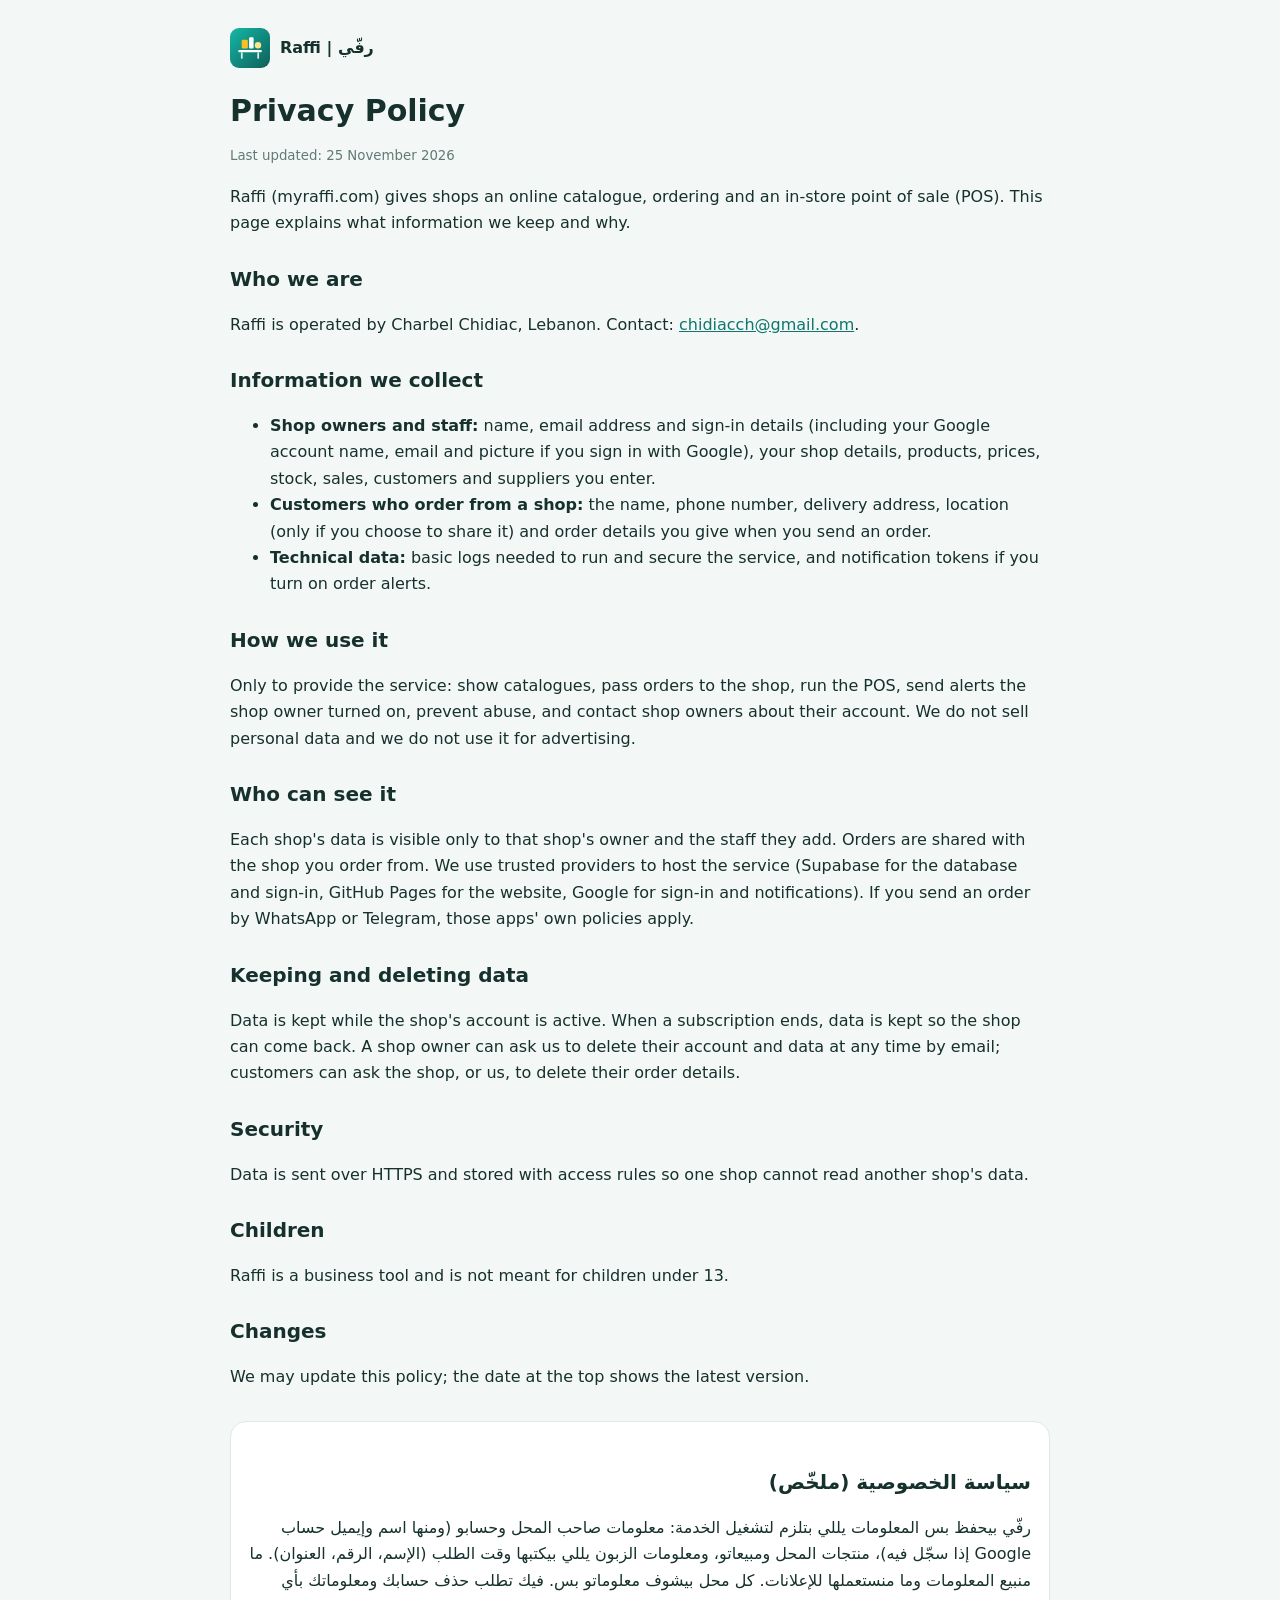
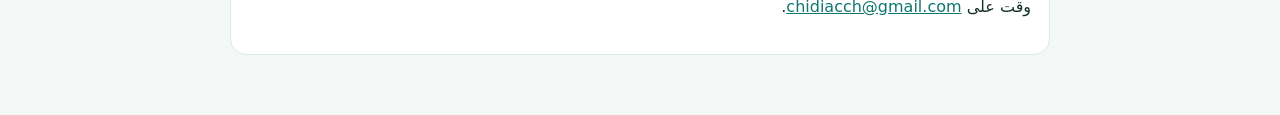
<file: privacy.html>
<!doctype html><html lang="en"><head><meta charset="utf-8"><meta name="viewport" content="width=device-width,initial-scale=1"><title>Privacy Policy — Raffi</title><link rel="icon" href="raffi-mark.svg" type="image/svg+xml"><style>body{margin:0;font-family:system-ui,-apple-system,'Segoe UI',Tahoma,Arial,sans-serif;color:#16302c;background:#f3f8f7;line-height:1.65}main{max-width:820px;margin:auto;padding:28px 18px 60px}header{display:flex;align-items:center;gap:10px;margin-bottom:18px}header img{width:40px}h1{font-size:30px;margin:0 0 6px}h2{font-size:20px;margin:26px 0 6px}.ar{direction:rtl;text-align:right;background:#fff;border:1px solid #dde9e6;border-radius:16px;padding:18px;margin-top:30px}small{color:#627a76}a{color:#0f766e}</style></head><body><main><header><img src="raffi-mark.svg" alt=""><b><a href="./welcome.html" style="text-decoration:none;color:inherit">Raffi | رفّي</a></b></header><h1>Privacy Policy</h1><small>Last updated: 25 November 2026</small>
<p>Raffi (myraffi.com) gives shops an online catalogue, ordering and an in-store point of sale (POS). This page explains what information we keep and why.</p>
<h2>Who we are</h2><p>Raffi is operated by Charbel Chidiac, Lebanon. Contact: <a href="mailto:chidiacch@gmail.com">chidiacch@gmail.com</a>.</p>
<h2>Information we collect</h2><ul>
<li><b>Shop owners and staff:</b> name, email address and sign-in details (including your Google account name, email and picture if you sign in with Google), your shop details, products, prices, stock, sales, customers and suppliers you enter.</li>
<li><b>Customers who order from a shop:</b> the name, phone number, delivery address, location (only if you choose to share it) and order details you give when you send an order.</li>
<li><b>Technical data:</b> basic logs needed to run and secure the service, and notification tokens if you turn on order alerts.</li></ul>
<h2>How we use it</h2><p>Only to provide the service: show catalogues, pass orders to the shop, run the POS, send alerts the shop owner turned on, prevent abuse, and contact shop owners about their account. We do not sell personal data and we do not use it for advertising.</p>
<h2>Who can see it</h2><p>Each shop's data is visible only to that shop's owner and the staff they add. Orders are shared with the shop you order from. We use trusted providers to host the service (Supabase for the database and sign-in, GitHub Pages for the website, Google for sign-in and notifications). If you send an order by WhatsApp or Telegram, those apps' own policies apply.</p>
<h2>Keeping and deleting data</h2><p>Data is kept while the shop's account is active. When a subscription ends, data is kept so the shop can come back. A shop owner can ask us to delete their account and data at any time by email; customers can ask the shop, or us, to delete their order details.</p>
<h2>Security</h2><p>Data is sent over HTTPS and stored with access rules so one shop cannot read another shop's data.</p>
<h2>Children</h2><p>Raffi is a business tool and is not meant for children under 13.</p>
<h2>Changes</h2><p>We may update this policy; the date at the top shows the latest version.</p>
<div class="ar"><h2>سياسة الخصوصية (ملخّص)</h2><p>رفّي بيحفظ بس المعلومات يللي بتلزم لتشغيل الخدمة: معلومات صاحب المحل وحسابو (ومنها اسم وإيميل حساب Google إذا سجّل فيه)، منتجات المحل ومبيعاتو، ومعلومات الزبون يللي بيكتبها وقت الطلب (الإسم، الرقم، العنوان). ما منبيع المعلومات وما منستعملها للإعلانات. كل محل بيشوف معلوماتو بس. فيك تطلب حذف حسابك ومعلوماتك بأي وقت على <a href="mailto:chidiacch@gmail.com">chidiacch@gmail.com</a>.</p></div>
</main></body></html>
</file>
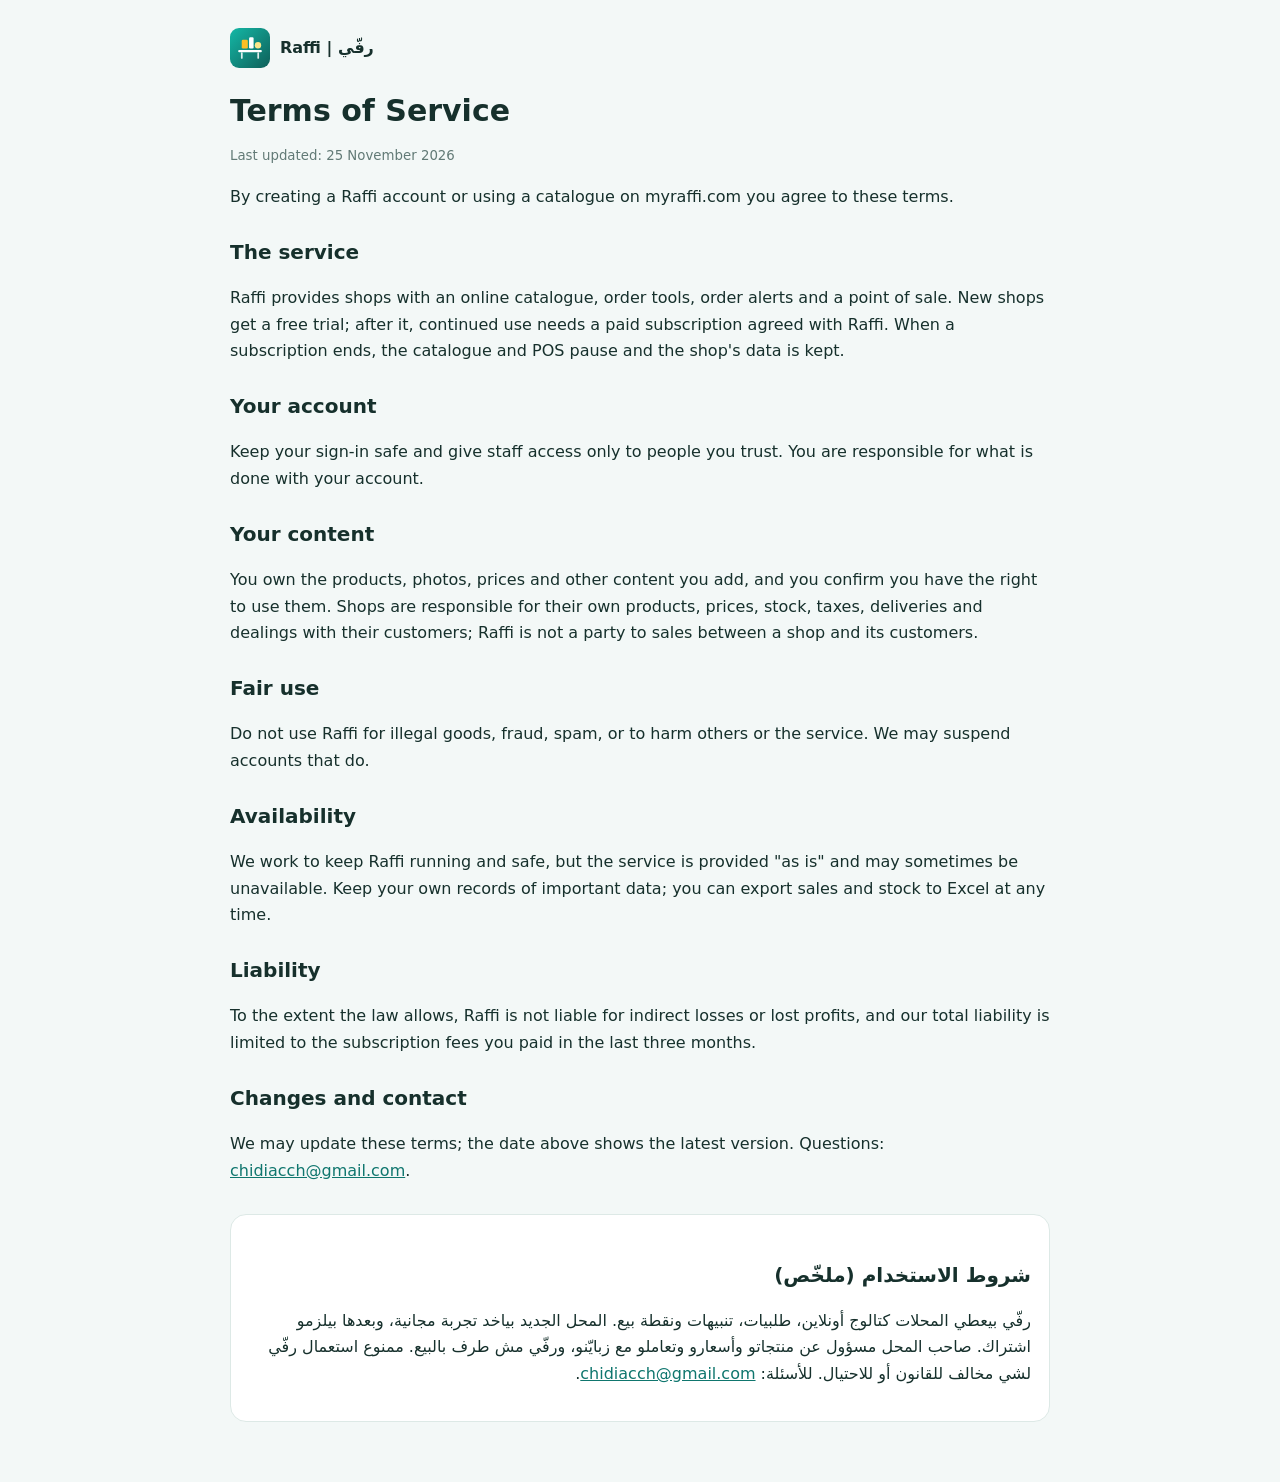
<file: terms.html>
<!doctype html><html lang="en"><head><meta charset="utf-8"><meta name="viewport" content="width=device-width,initial-scale=1"><title>Terms of Service — Raffi</title><link rel="icon" href="raffi-mark.svg" type="image/svg+xml"><style>body{margin:0;font-family:system-ui,-apple-system,'Segoe UI',Tahoma,Arial,sans-serif;color:#16302c;background:#f3f8f7;line-height:1.65}main{max-width:820px;margin:auto;padding:28px 18px 60px}header{display:flex;align-items:center;gap:10px;margin-bottom:18px}header img{width:40px}h1{font-size:30px;margin:0 0 6px}h2{font-size:20px;margin:26px 0 6px}.ar{direction:rtl;text-align:right;background:#fff;border:1px solid #dde9e6;border-radius:16px;padding:18px;margin-top:30px}small{color:#627a76}a{color:#0f766e}</style></head><body><main><header><img src="raffi-mark.svg" alt=""><b><a href="./welcome.html" style="text-decoration:none;color:inherit">Raffi | رفّي</a></b></header><h1>Terms of Service</h1><small>Last updated: 25 November 2026</small>
<p>By creating a Raffi account or using a catalogue on myraffi.com you agree to these terms.</p>
<h2>The service</h2><p>Raffi provides shops with an online catalogue, order tools, order alerts and a point of sale. New shops get a free trial; after it, continued use needs a paid subscription agreed with Raffi. When a subscription ends, the catalogue and POS pause and the shop's data is kept.</p>
<h2>Your account</h2><p>Keep your sign-in safe and give staff access only to people you trust. You are responsible for what is done with your account.</p>
<h2>Your content</h2><p>You own the products, photos, prices and other content you add, and you confirm you have the right to use them. Shops are responsible for their own products, prices, stock, taxes, deliveries and dealings with their customers; Raffi is not a party to sales between a shop and its customers.</p>
<h2>Fair use</h2><p>Do not use Raffi for illegal goods, fraud, spam, or to harm others or the service. We may suspend accounts that do.</p>
<h2>Availability</h2><p>We work to keep Raffi running and safe, but the service is provided "as is" and may sometimes be unavailable. Keep your own records of important data; you can export sales and stock to Excel at any time.</p>
<h2>Liability</h2><p>To the extent the law allows, Raffi is not liable for indirect losses or lost profits, and our total liability is limited to the subscription fees you paid in the last three months.</p>
<h2>Changes and contact</h2><p>We may update these terms; the date above shows the latest version. Questions: <a href="mailto:chidiacch@gmail.com">chidiacch@gmail.com</a>.</p>
<div class="ar"><h2>شروط الاستخدام (ملخّص)</h2><p>رفّي بيعطي المحلات كتالوج أونلاين، طلبيات، تنبيهات ونقطة بيع. المحل الجديد بياخد تجربة مجانية، وبعدها بيلزمو اشتراك. صاحب المحل مسؤول عن منتجاتو وأسعارو وتعاملو مع زبايّنو، ورفّي مش طرف بالبيع. ممنوع استعمال رفّي لشي مخالف للقانون أو للاحتيال. للأسئلة: <a href="mailto:chidiacch@gmail.com">chidiacch@gmail.com</a>.</p></div>
</main></body></html>
</file>
